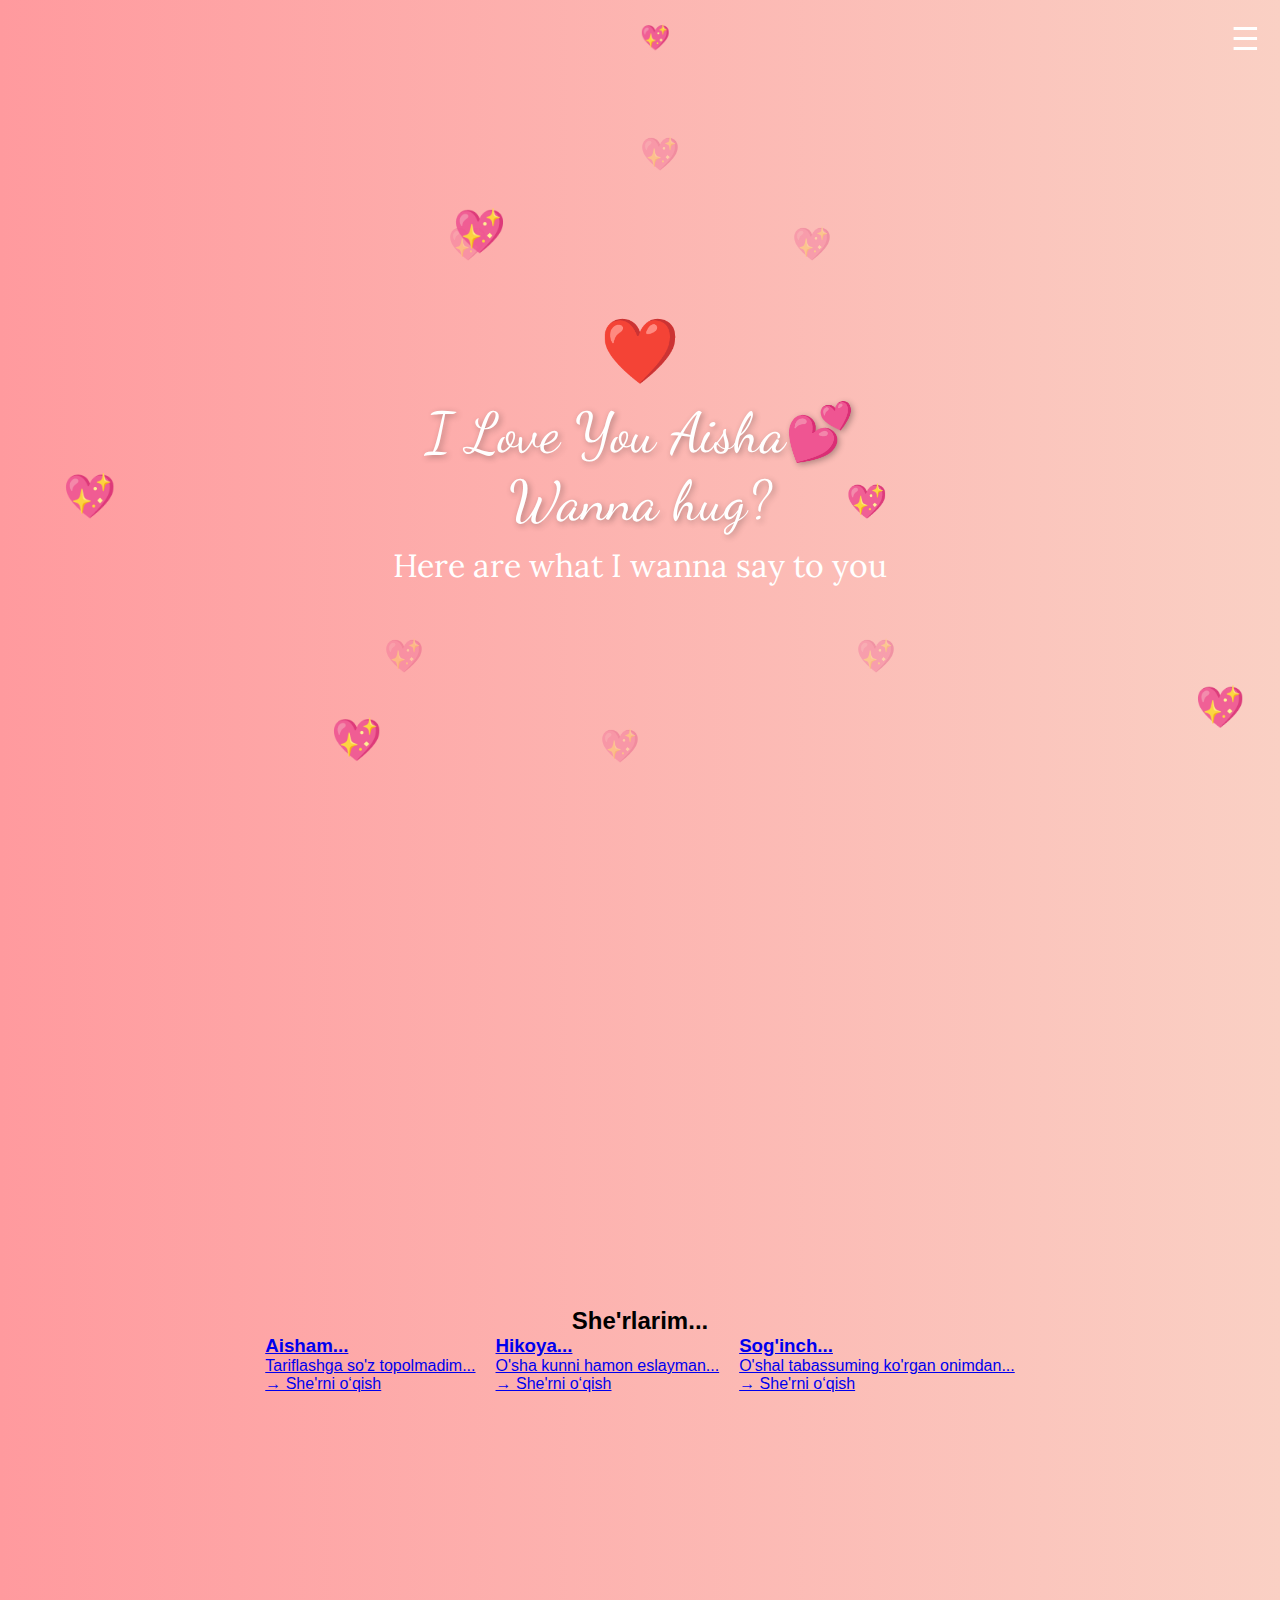
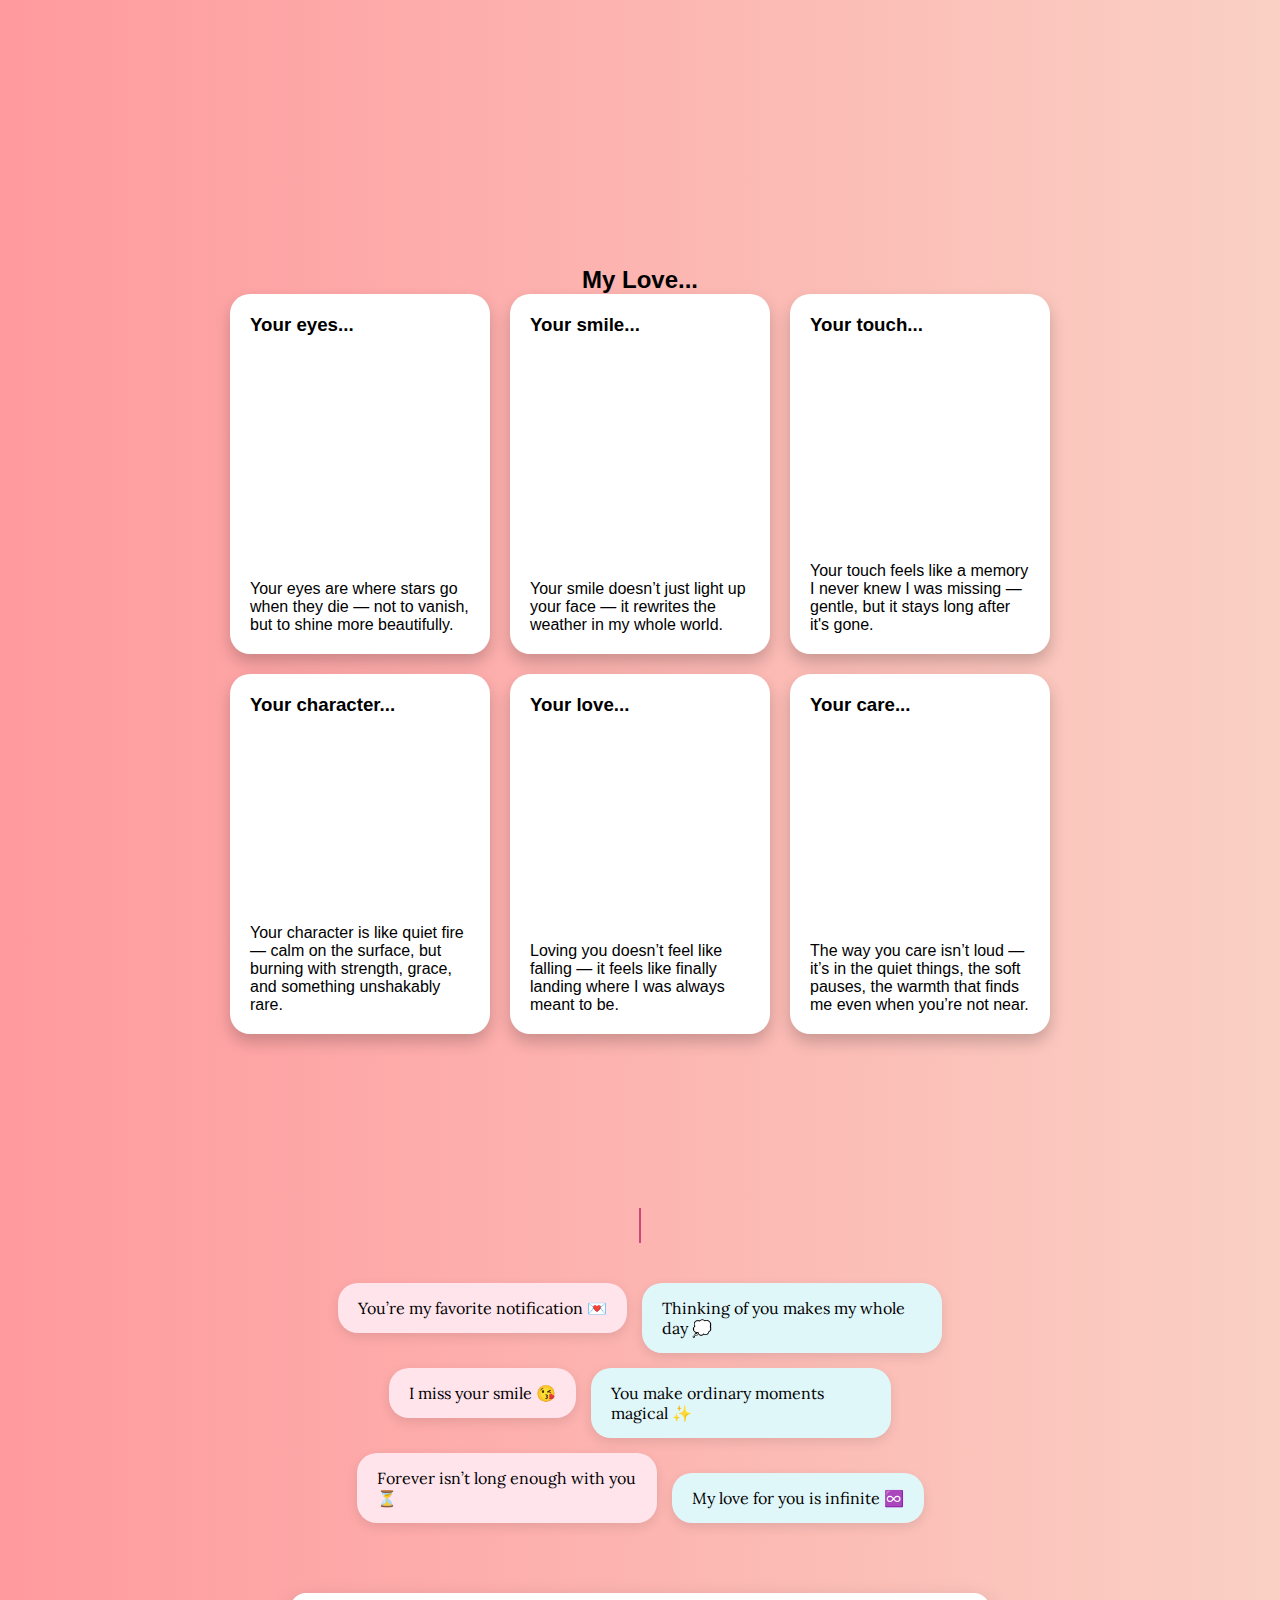
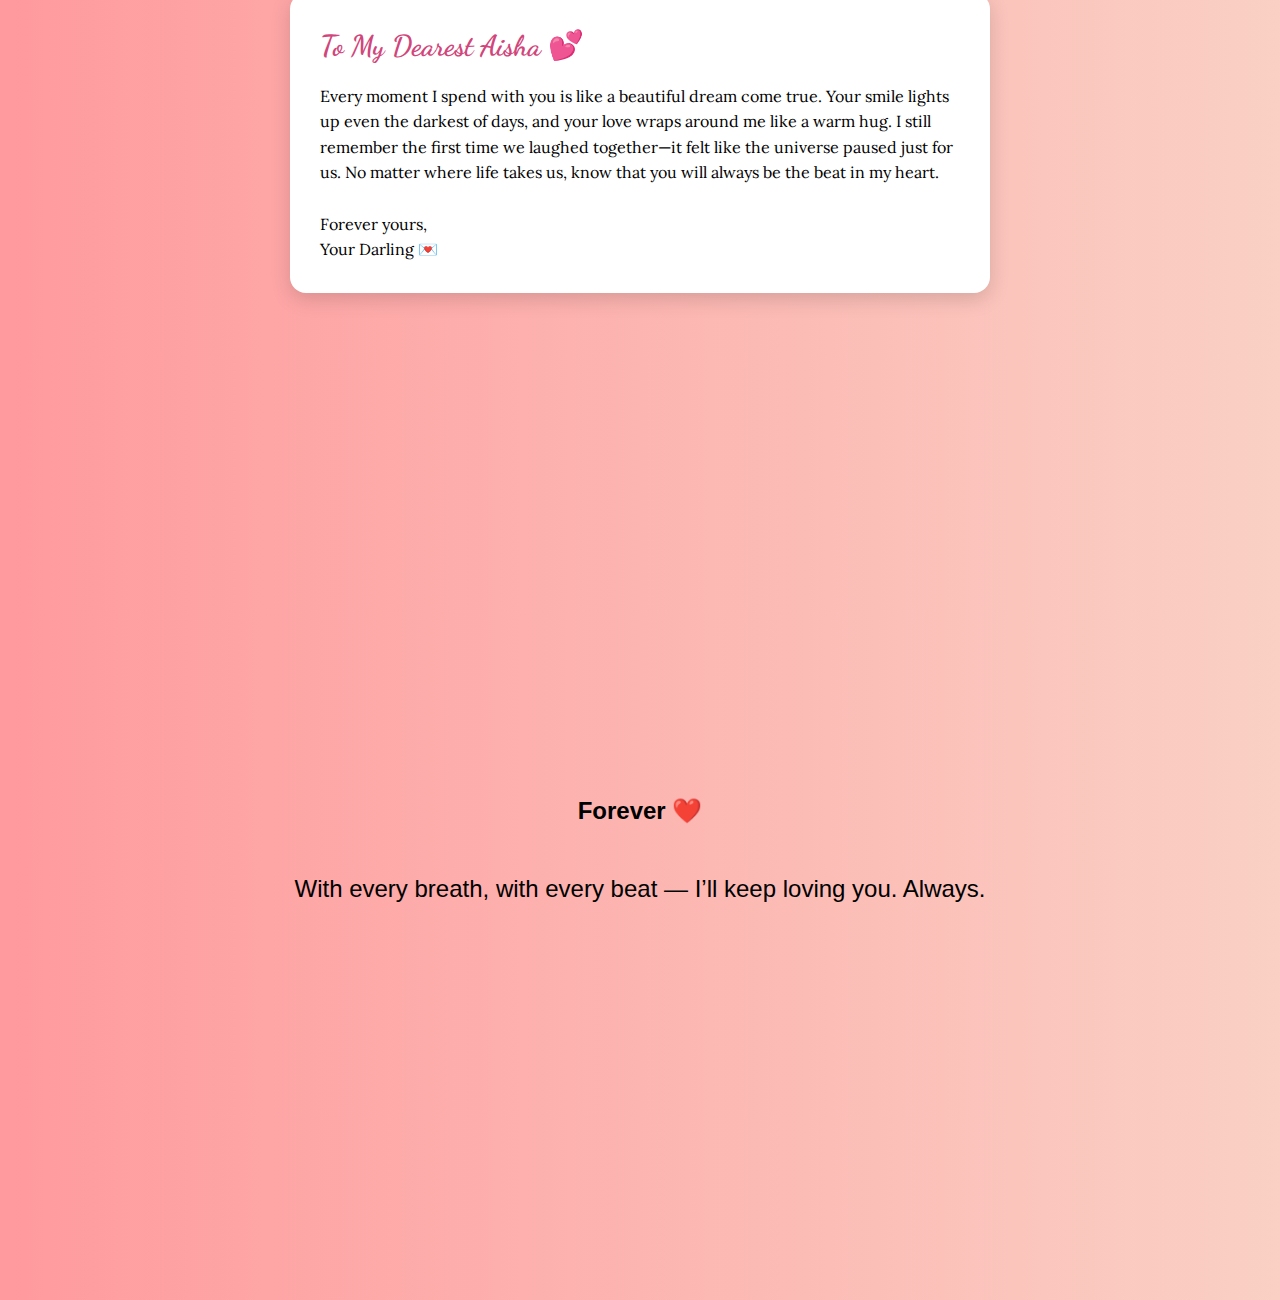
<file: index.html>
<!DOCTYPE html>
<html lang="en">
<head>
  <meta charset="UTF-8" />
  <meta name="viewport" content="width=device-width, initial-scale=1.0, maximum-scale=1.0, user-scalable=no">
  <title>Aishamga...</title>
  <link href="https://fonts.googleapis.com/css2?family=Dancing+Script&family=Lora&display=swap" rel="stylesheet">
  <link rel="stylesheet" href="styles.css" />
</head>
<body>

  <!-- Toggle Button -->
  <div class="menu-toggle" onclick="toggleSidebar()">☰</div>

  <!-- Sidebar -->
  <div class="sidebar" id="sidebar">
    <a href="#section1">Aishamga...</a>
    <a href="#section2-poems">She'rlarim...</a>
    <a href="#section3-memories">My Love...</a>
    <a href="msgs.html" target="_blank">Messeges</a>
    <a href="#section4-feelings">Feelings</a>
    <a href="#section5-forever">Forever</a>
  </div>

  <!-- Section 1: Main -->
  <section id="section1" class="section-page">
    <div class="heart-beat">❤️</div>
    <div class="main-message">I Love You Aisha💕 <br> Wanna hug?</div>
    <div class="sub-message" id="subtitle">Here are what I wanna say to you</div>
    <span class="glow-heart" style="top: 25%; left: 35%;">💖</span>
    <span class="glow-heart" style="top: 25%; right: 35%;">💖</span>
    <span class="glow-heart" style="bottom: 25%; left: 30%;">💖</span>
    <span class="glow-heart" style="bottom: 25%; right: 30%;">💖</span>
    <span class="glow-heart" style="top: 15%; left: 50%;">💖</span>
    <span class="glow-heart" style="bottom: 15%; right: 50%;">💖</span>
  </section>

  <!-- Section 2: Poems -->
  <section id="section2-poems" class="section-page">
    <h2>She'rlarim...</h2>
    <div class="card-container">
      <a href="poems.html" class="poem-card">
        <h3>Aisham...</h3>
        <p>Tariflashga so'z topolmadim...<br>→ She'rni o‘qish</p>
      </a>
      <a href="poems.html" class="poem-card">
        <h3>Hikoya...</h3>
        <p>O'sha kunni hamon eslayman...<br>→ She'rni o‘qish</p>
      </a>
      <a href="poems.html" class="poem-card">
        <h3>Sog'inch...</h3>
        <p>O'shal tabassuming ko'rgan onimdan...<br>→ She'rni o‘qish</p>
      </a>
     
    </div>
  </section>

  <!-- Section 3: My Love Memories -->
  <section id="section3-memories" class="section-page">
    <h2>My Love...</h2>
    <div class="card-container">
      <div class="memory-card">
        <h3>Your eyes...</h3>
        <p>Your eyes are where stars go when they die — not to vanish, but to shine more beautifully.</p>
      </div>
      <div class="memory-card">
        <h3>Your smile...</h3>
        <p>Your smile doesn’t just light up your face — it rewrites the weather in my whole world.</p>
      </div>
      <div class="memory-card">
        <h3>Your touch...</h3>
        <p>Your touch feels like a memory I never knew I was missing — gentle, but it stays long after it's gone.</p>
      </div>
      <div class="memory-card">
        <h3>Your character...</h3>
        <p>Your character is like quiet fire — calm on the surface, but burning with strength, grace, and something unshakably rare.</p>
      </div>
      <div class="memory-card">
        <h3>Your love...</h3>
        <p>Loving you doesn’t feel like falling — it feels like finally landing where I was always meant to be.</p>
      </div>
      <div class="memory-card">
        <h3>Your care...</h3>
        <p>The way you care isn’t loud — it’s in the quiet things, the soft pauses, the warmth that finds me even when you’re not near.</p>
      </div>
    </div>
  </section>

  <!-- Section 4: Feelings / Messages -->
  <section id="section4-feelings" class="section-page messages-section">
    <div class="typewriter-container">
      <p class="typewriter-text">You're the reason my heart beats stronger every day... 💓</p>
    </div>
    <div class="message-bubbles">
      <div class="bubble left">You’re my favorite notification 💌</div>
      <div class="bubble right">Thinking of you makes my whole day 💭</div>
      <div class="bubble left">I miss your smile 😘</div>
      <div class="bubble right">You make ordinary moments magical ✨</div>
      <div class="bubble left">Forever isn’t long enough with you ⏳</div>
      <div class="bubble right">My love for you is infinite ♾️</div>
    </div>
    <div class="love-letter">
      <h3>To My Dearest Aisha 💕</h3>
      <p>
        Every moment I spend with you is like a beautiful dream come true. Your smile lights up even the darkest of days, and your love wraps around me like a warm hug. 
        I still remember the first time we laughed together—it felt like the universe paused just for us. No matter where life takes us, know that you will always be the beat in my heart.
        <br/><br/>
        Forever yours,<br/>
        Your Darling 💌
      </p>
    </div>
  </section>

  <!-- Section 5: Forever / Ending -->
  <section id="section5-forever" class="section-page">
    <h2>Forever ❤️</h2>
    <p style="text-align:center; font-size: 1.5rem; margin-top: 50px;">
      With every breath, with every beat — I’ll keep loving you. Always.
    </p>
  </section>

  <!-- Background Music -->
  <audio id="bg-music" autoplay loop>
    <source src="https://cdn.pixabay.com/download/audio/2022/03/15/audio_596e7d1d6d.mp3?filename=romantic-piano-112973.mp3" type="audio/mpeg">
    Your browser does not support the audio element.
  </audio>

  <!-- JavaScript -->
  <script>
    const subtitles = [
      "You mean the world to me 🌎",
      "Forever yours, Yagonam 💍",
      "My heart beats for you, Janim 💓",
      "You are my sunshine, Go'zalim ☀️",
      "Every day with you is a gift, Hayotim 🎁",
      "I miss you every moment, Shirinim 💌"
    ];

    let index = 0;
    const subtitleBox = document.getElementById("subtitle");

    function updateSubtitle() {
      subtitleBox.style.opacity = 0;
      setTimeout(() => {
        subtitleBox.textContent = subtitles[index];
        subtitleBox.style.opacity = 1;
        index = (index + 1) % subtitles.length;
      }, 700);
    }

    setInterval(updateSubtitle, 2500);

    function createHeart() {
      const heart = document.createElement('div');
      heart.classList.add('heart');
      heart.textContent = '💖';
      heart.style.left = Math.random() * 100 + 'vw';
      heart.style.top = Math.random() * 100 + 'vh';
      heart.style.fontSize = (Math.random() * 20 + 24) + 'px';
      document.body.appendChild(heart);
      setTimeout(() => heart.remove(), 5000);
    }

    setInterval(createHeart, 120);

    function toggleSidebar() {
      document.getElementById('sidebar').classList.toggle('active');
    }

    const menuToggle = document.querySelector(".menu-toggle");
    const sidebar = document.querySelector(".sidebar");

    menuToggle.addEventListener("click", () => {
      sidebar.classList.toggle("open");
    });
  </script>

</body>
</html>
</file>
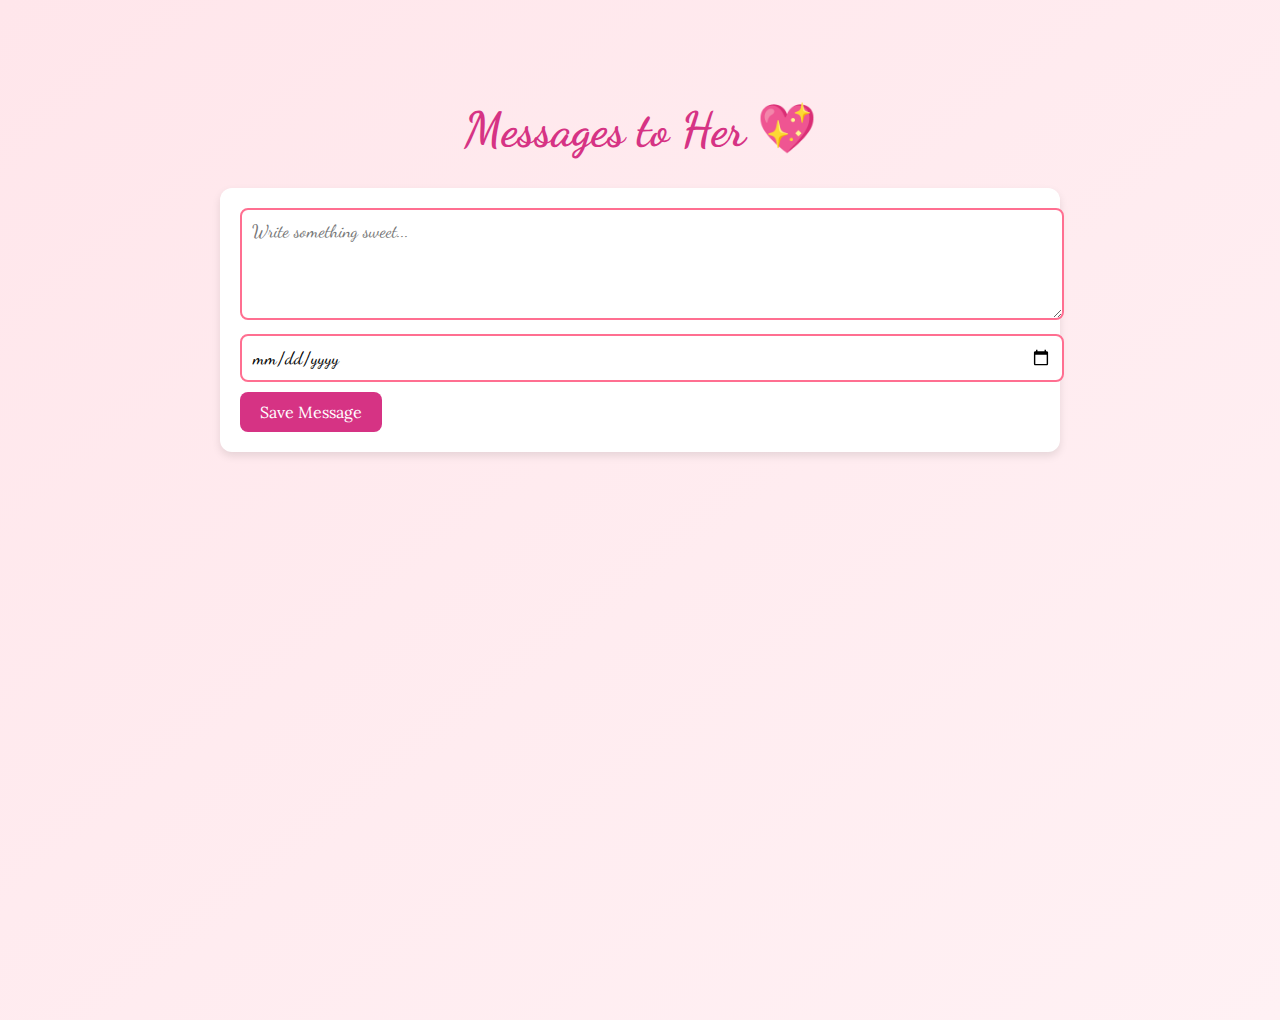
<file: msgs.html>
<!DOCTYPE html>
<html lang="en">
<head>
  <meta charset="UTF-8" />
  <meta name="viewport" content="width=device-width, initial-scale=1.0"/>
  <link rel="stylesheet" href="msgs.css">
  <title>Messages to Her</title>
  <link href="https://fonts.googleapis.com/css2?family=Indie+Flower&family=Quicksand:wght@400;600&display=swap" rel="stylesheet">
</head>
<body>

  <section class="diary-section">
    <h2 class="diary-title">Messages to Her 💖</h2>

    <div class="form-container">
      <textarea id="messageText" rows="4" placeholder="Write something sweet..."></textarea>
      <input type="date" id="messageDate" />
      <button onclick="saveMessage()">Save Message</button>
    </div>

    <div class="diary-container" id="diaryContainer"></div>
  </section>

  <script>
    // Load saved messages on page load
    window.onload = function() {
      displayAllMessages();
    };

    function saveMessage() {
      const text = document.getElementById('messageText').value.trim();
      const date = document.getElementById('messageDate').value || new Date().toISOString().split('T')[0];
      
      if (!text) return alert("Please write something!");

      const message = { text, date };

      const messages = JSON.parse(localStorage.getItem('messagesToHer')) || [];
      messages.push(message);
      localStorage.setItem('messagesToHer', JSON.stringify(messages));

      document.getElementById('messageText').value = '';
      document.getElementById('messageDate').value = '';

      displayAllMessages();
    }

    function displayAllMessages() {
      const container = document.getElementById('diaryContainer');
      container.innerHTML = ""; // Clear old entries
      const messages = JSON.parse(localStorage.getItem('messagesToHer')) || [];

      messages.slice().reverse().forEach((message, index) => {
        displayMessage(message, messages.length - 1 - index);
      });
    }

    function displayMessage({ text, date }, index) {
      const container = document.getElementById('diaryContainer');
      const entry = document.createElement('div');
      entry.className = 'diary-entry';
      entry.innerHTML = `
        <button class="delete-btn" onclick="deleteMessage(${index})">Delete</button>
        ${text.replace(/\n/g, '<br/>')}
        <div class="entry-date">${date}</div>
      `;
      container.appendChild(entry);
    }

    function deleteMessage(index) {
      const passcode = prompt("Enter the delete passcode:");
      if (passcode !== "@aisham") {
        alert("Incorrect passcode. Only the owner can delete messages.");
        return;
      }

      const messages = JSON.parse(localStorage.getItem('messagesToHer')) || [];
      messages.splice(index, 1);
      localStorage.setItem('messagesToHer', JSON.stringify(messages));
      displayAllMessages();
    }
  </script>

</body>
</html>
</file>
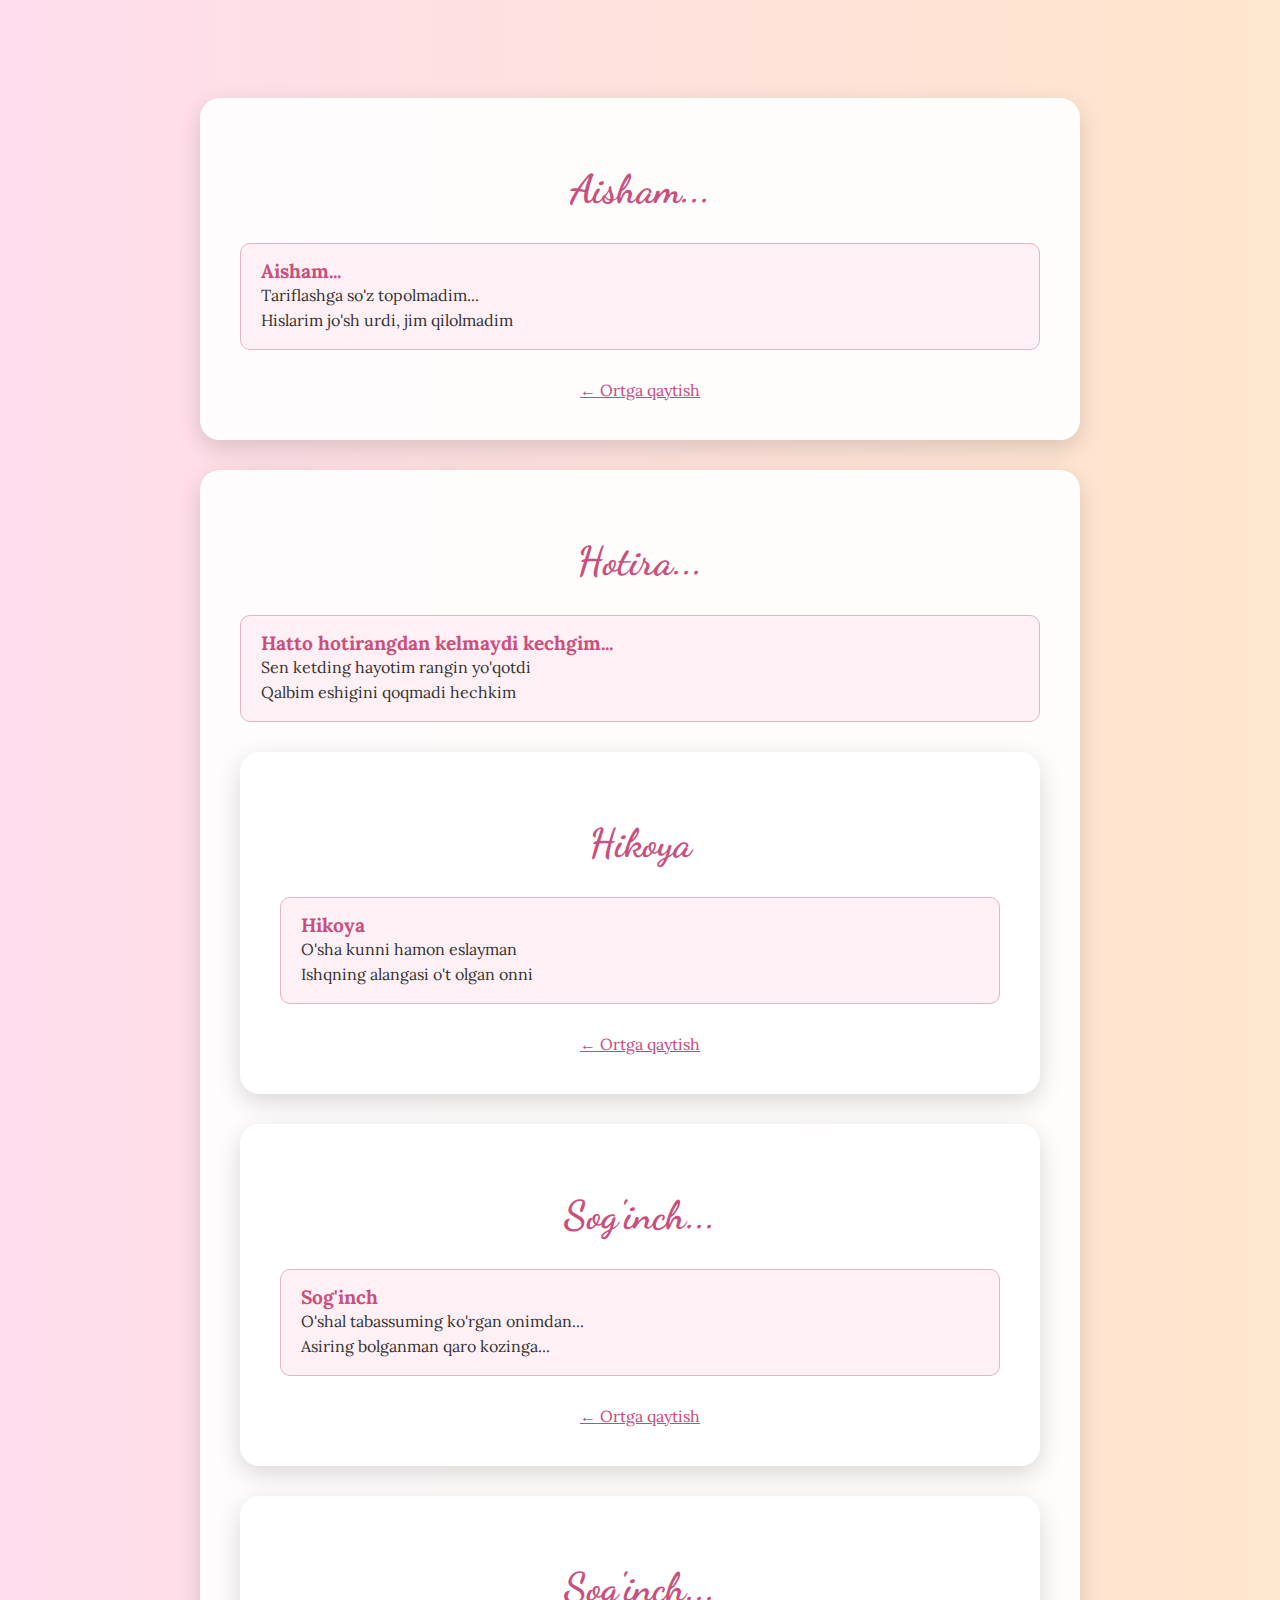
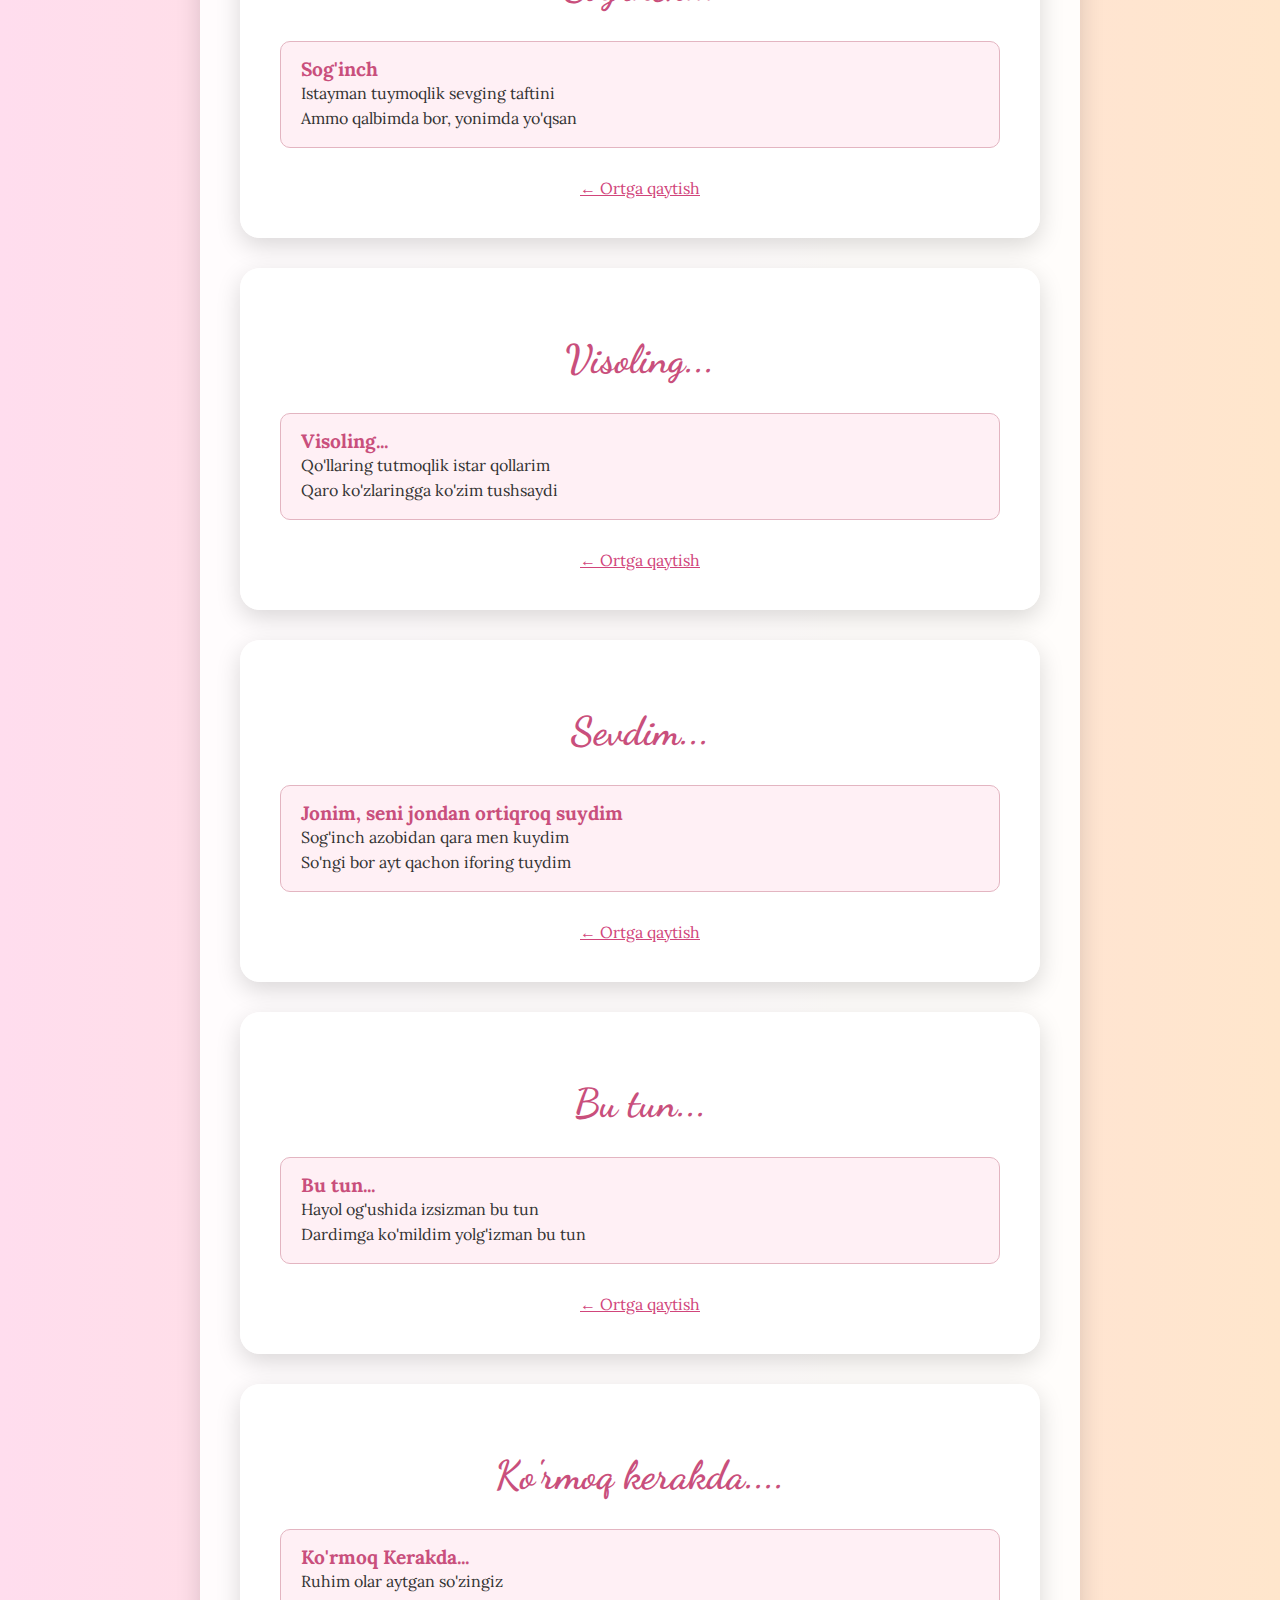
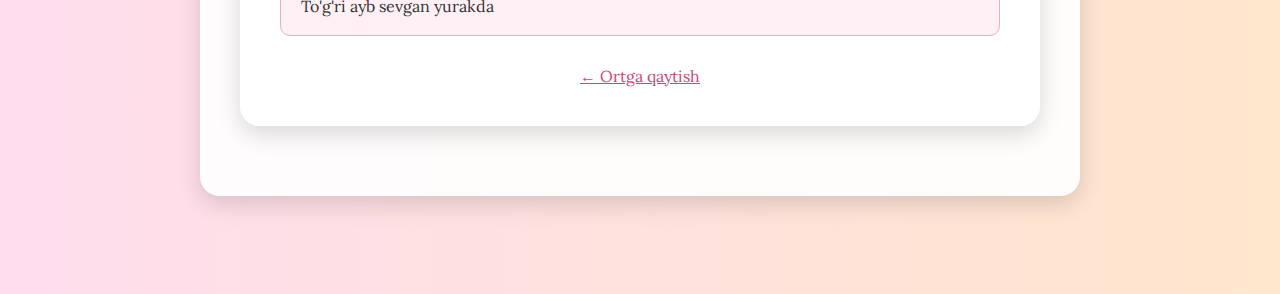
<file: poems.html>
<!DOCTYPE html>
<html lang="uz">
<head>
  <meta charset="UTF-8">
  <meta name="viewport" content="width=device-width, initial-scale=1.0">
  <title>Sevgi She’rlari</title>
  <link href="https://fonts.googleapis.com/css2?family=Dancing+Script&family=Lora&display=swap" rel="stylesheet">
  <link rel="stylesheet" href="poems.css">
</head>
<body>
     <div class="poem-container">
    <h1>Aisham...</h1>

    <div class="poem" onclick="togglePoem(this)">
      <div class="poem-title">Aisham...</div>
      <div class="poem-preview">Tariflashga so'z topolmadim...<br>Hislarim jo'sh urdi, jim qilolmadim
</div>
      <div class="poem-full">
Tariflashga so'z topolmadim...
Hislarim jo'sh urdi, jim qilolmadim
Bir bora surating ko'rganda ko'zim
Visoling istadim, lek yetolmadim...

Gul yuzing haqida so'zlamoq uchun...
Bir gulni topmadim, go'zalroq sendan...
Sevgida bu qadar yonaman nechun...
Ishon, oshig'ing yo'q, yaxshiroq mendan...

Yuzingni hattoki yeldan qizg'ondim
Chunki chiroyingi tasvirlab bo'lmas
Surating ko'rdimu, ishqda to'lgondim
Garchi men o'lsam ham, bu sevgim o'lmas...

Ko'zlaring haqida gap ketganida...
Hechkim bilolmaydi holimni meni...
Chunki eng sodiq oshig'ing menman...
Chunki men uchun eng go'zal sensan...

Izladim tubini ko'zing dengizin
Ahr bunchalar ham manoli ko'zlar
Har narsa isbotlar, o'zing tengsizim
Mayin, maftunkor va mazmunli so'zlar...

Ko'zlarim tushmaydi o'zga ko'zlarga
Sababki asirman ko'zing qariga...
Tinglash istamasman o'zga so'zlarga
Sevgim sabab qalbim ko'ngan bariga...

Sen aslo so'rama "-Nega sevdingiz?"
Sababli sevgi bu chin ishq bo'lmaydi
Besabab firoqda yonmoqda ko'ngil
Aytdimku, o'lsam ham, sevgim o'lmaydi...
      </div>
    </div>

    <a href="index.html" class="back-link">← Ortga qaytish</a>
  </div>
    <div class="poem-container">
    <h1>Hotira...</h1>

   <div class="poem" onclick="togglePoem(this)">
      <div class="poem-title">Hatto hotirangdan kelmaydi kechgim...</div>
      <div class="poem-preview">Sen ketding hayotim rangin yo'qotdi<br>Qalbim eshigini qoqmadi hechkim</div>
      <div class="poem-full">
Sen ketding hayotim rangin yo'qotdi
Qalbim eshigini qoqmadi hechkim
Sensiz qalb huvillab muzladi, qotdi
Hatto hotirangdan kelmaydi kechgim

Har doim qiynardi birgina savol
Nega ketmoqliging oldin aytmading
So'ngi bor boshqacha qarab jilmayib
Quvonchla kuzattim, ammo qaytmading

Ahr qiyinmidi rostini aytmoq
Nega sir saqlading so'ngi ongacha
Imkonin topmading sen ortga qaytmoq
Kecha sensizlikda yondim tongacha

Agar bilganimda bemorligingni
Bunchalar g'aflatda qolmasdim gulim
Tunda og'riqlardan bedorligingni
O'ylasam yashamoq istamas dilim

Baribr bildimku nelar bo'lganin
Ko'zyoshla aytishdi titroqda barin
Aytishdi eng go'zal gulim so'lgani
Shunda bo'shliq bosdi yuragim qarin

Agar bilganimda bunday bo'lishin
Hayoting mehrga to'ldirmasmidim
Narsis gullaridek tezda so'lishing
Bilganimda balki so'ndirmasmidim

Qaniydi kelmasa umring oxiri
Sendan so'ng qalbimda hechkim bo'lmadi
Sensiz qurib ketti sevgim sohili
Sen o'lding lek qalbda sevgim o'lmadi

Senga qizil gullar yoqardi gulim...
Qara barchasini yodimga soldim
Yolgizlik qiynaydi sensizdir dilim
Nihoyat sen sevgan inson bo'loldim
Qabringga qo'ymoqqa atirgul oldim...
      </div>
    </div>

    

  <div class="poem-container">
    <h1>Hikoya</h1>

    <div class="poem" onclick="togglePoem(this)">
      <div class="poem-title">Hikoya</div>
      <div class="poem-preview">O'sha kunni hamon eslayman<br>Ishqning alangasi o't olgan onni
</div>
      <div class="poem-full">
--- Meeting ---

O'sha kunni hamon eslayman
Ishqning alangasi o't olgan onni
Ismingni eshitsam hamon titrayman
Huddiki qarashla olasan jonni

Eslayman ko'rganim birinchi marta
Ohista kelarding hayollar surib
Ruhimni jonimdan uzgansan sharta
Ham muzlab, yonganman joyimda turib

Bo'lgandim asiri shirin so'zlaring
Hayollar chalkashib o'zligim bilmay
Shunchalar go'zalmu qaro ko'zlaring
Yuragim sen deya so'zlardi tinmay

O'shanda sen menga birgina boqding
Tariflay olmayman tuygan hissimni
Birgina qarashla yuragim yoqding
Huddiki eritib toshday jisimni

Keyin o'tib ketding yonimdan asta
Titragan tanamni jim qilolmadim
Shu onda aylading sen meni hasta
Har qancha urundim lekn yurolmadim
Ortga qaradim-u lek topolmadim...

Biroq so'ng ko'rmadim ancha vaqt seni
Qidirdim, izladim lek topolmadim
Savollar qiynardi to'xtamay meni
Qalbimning eshigin hech yopolmadim

Tuyg'ular kuchaydi vaqt o'tgan sayin
Huddiki bu yurak emas meniki
Istardm tinglamoq ovozing mayin
Kelsang gar qalbimning qasri seniki

--- Dates ---

Uzoq vaqtlardan so'ng nihoyat ko'rdim
Shu lahza sevgiga va baxtga to'ldim 
Birdan menga qarab so'zlagan chog'ing
Bo'ldi tamomila seniki bo'ldim

Shundan so'ng boshlandi eng go'zal onlar
Huddiki qiziqmas vaqtdagi sonlar
Har safar sen bilan gaplashganimda
Hech kerak bolmasdi o'zga insonlar

Har safar sen bilan uchrashganimda
Ko'zlarim olmasdim nafis yuzingdan
Sen kulib boladek so'zlaganingda
Men sarmast bo'lar edim aytgan so'zingdan

--- Departure ---

Afsuski hislarim tasvirlolmayman
Juda go'zal edi, unutolmayman
Baxtli bolmasmiding men bilan gulim
Nega ketganingni hech tushunolmayman

Eslayman so'ngi bor ko'zimga qarab
Qaytmasman deb yurakka hanjaring sanchding
Men qoldim titroqla sababin so'rab
Sen bo'lsa yuragim ayovsiz yanchding

Ha hamon eslayman qanday yonganim
Ortingdan qo'llarim uzatganimni
Hech narsa deyolmay toshdek qolganim
Jimgina ketishing kuzatganimni

Sen ham his qildingmi nelar bo'lganin
So'zlaring ostida manoni tushunib
Ketgan oningdayoq o'lib bo'lganim
Ahir tugatdingku yuragim tilib

Ketar chog'ing aytgan so'zlaring
Yoshlaring tushardi yuzingdan asta
Alamdan yig'lardi qaro ko'zlaring
Qo'limda qolgandi gullarim dasta

Bilaman sen ham qiynalding ancha
Va lekn jilmayding menga baxt tilab
Hotiralar bor ayt ahr qancha
Sen kunduz kularding, tunlari yig'lab

--- End ---

Senga qizil gullar yoqardi gulim...
Qara barchasini yodimga soldim
Yolgizlik qiynaydi sensizdir dilim
Nihoyat sen sevgan inson bo'loldim
Qabringga qo'ymoqqa atirgul oldim...
      </div>
    </div>

    <a href="index.html" class="back-link">← Ortga qaytish</a>
  </div>

  <div class="poem-container">
    <h1>Sog'inch...</h1>

    <div class="poem" onclick="togglePoem(this)">
      <div class="poem-title">Sog'inch</div>
      <div class="poem-preview">O'shal tabassuming ko'rgan onimdan...<br>Asiring bolganman qaro kozinga...</div>
      <div class="poem-full">
O'shal tabassuming ko'rgan onimdan
Asiring bolganman qaro kozinga
Ishqning alangasi o'tdi jonimdan
Hozirchi muhtojman har bir so'zingga

Bunchalar oqko'ngil, hushro'y bo'lma-da
Jamoling tengsizdir oydek misoli
Gulyuzing naqadar tariflash mushkul
Huddiki o'zingsan baxtning timsoli

Bazida sherlarim o'zimga yoqmas
Chunki yashayabsan qalb makonimda
Bu nochor asiring o'zgaga boqmas
Shunchaki istayman bo'lgin yonimda
      </div>
    </div>

    <a href="index.html" class="back-link">← Ortga qaytish</a>
  </div>
 
  <div class="poem-container">
    <h1>Sog'inch...</h1>

    <div class="poem" onclick="togglePoem(this)">
      <div class="poem-title">Sog'inch</div>
      <div class="poem-preview">Istayman tuymoqlik sevging taftini<br>Ammo qalbimda bor, yonimda yo'qsan</div>
      <div class="poem-full">
Istayman tuymoqlik sevging taftini
Ammo qalbimda bor, yonimda yo'qsan
Qolmoqlik istayman ko'zing qarida
Hayolim sen bilan, ammo sen yo'qsan...

Qalbim taskin topmoq istar sen bilan
Ne qilishin bilmas sog'inch o'tganda
Qolmoq istamasmi qalbin men bilan...
Dard bilan yuragim kecha kutgandi...
      </div>
    </div>

    <a href="index.html" class="back-link">← Ortga qaytish</a>
  </div>
  
  <div class="poem-container">
    <h1>Visoling...</h1>

    <div class="poem" onclick="togglePoem(this)">
      <div class="poem-title">Visoling...</div>
      <div class="poem-preview">Qo'llaring tutmoqlik istar qollarim<br>Qaro ko'zlaringga ko'zim tushsaydi</div>
      <div class="poem-full">
Qo'llaring tutmoqlik istar qollarim
Qaro ko'zlaringga ko'zim tushsaydi
Qaniydi sen tomon eltsa yo'llarim
Go'zal visolingni ruhim qumsaydi

O'tgan gal korgandim ko'zlaring mehri
Ichimda hislarni tutib turolmay
Meni o'rab oldi sevgining sehri
Sendan o'zgasini qoldim ko'rolmay

Qolimdan ushlagan oningda meni
Ozligim bilmadim, aqlim yo'qotdim
Shundan buyon quchmoq istarman seni
Izlagan sevgimni men sendan topdim

Hayotim rangin yo'qotdi, kelgin
Qalbim eshigini qoqmadi hechkim 
Sensiz qalb muzlagan nigohingga zor 
Qalbimda yasharsan malikalardek 
Faqat yonimda bo'l ey go'zal dildor
      </div>
    </div>

    <a href="index.html" class="back-link">← Ortga qaytish</a>
  </div>
 
  <div class="poem-container">
    <h1>Sevdim...</h1>

    <div class="poem" onclick="togglePoem(this)">
      <div class="poem-title">Jonim, seni jondan ortiqroq suydim</div>
      <div class="poem-preview">Sog'inch azobidan qara men kuydim<br>So'ngi bor ayt qachon iforing tuydim</div>
      <div class="poem-full">
Sog'inch azobidan qara men kuydim
So'ngi bor ayt qachon iforing tuydim
Sevgingdan telba qalb isming takrorlab
Jonim, seni jondan ortiqroq suydim

Qaniyda eltsayu yo'llar sen tomon
Bugun visolingni qumsadim yomon
Qaro ko'zlaringga bir bor boqsaydim
O'zim kul bo'lmasdim, rangim-chi somon

Qalbimda hislarim yoqar jonimni
Ahir hayolimni hech tark etmading
Bir bor kormoqlikka bergum borimni
Yonimdan kettingu, mendan ketmading

Qo'llaring tutmoqlik istar qollarim
Qaro ko'zlaringga ko'zim tushsaydi
Qaniydi sen tomon eltsa yo'llarim
Go'zal visolingni ruhim qumsaydi

O'tgan gal korgandim ko'zlaring mehri
Ichimda hislarni tutib turolmay
Meni o'rab oldi sevgining sehri
Sendan o'zgasini qoldim ko'rolmay

Qolimdan ushlagan oningda meni
Ozligim bilmadim, aqlim yo'qotdim
Shundan buyon quchmoq istarman seni
Izlagan sevgimni men sendan topdim
      </div>
    </div>

    <a href="index.html" class="back-link">← Ortga qaytish</a>
  </div>

   <div class="poem-container">
    <h1>Bu tun...</h1>

    <div class="poem" onclick="togglePoem(this)">
      <div class="poem-title">Bu tun...</div>
      <div class="poem-preview">Hayol og'ushida izsizman bu tun<br>Dardimga ko'mildim yolg'izman bu tun</div>
      <div class="poem-full">
Hayol og'ushida izsizman bu tun
Dardimga ko'mildim yolg'izman bu tun
Ko'zlarim intizor yo'lingga boqdi
Ammo sen kelmading, sensizman bu tun

Baridan charchadim, sog'inchda yondim
Visoling istadim, kunlar to'lg'ondim
Meni ham sog'inib kutdingmi balki
Lek aslo kelmading, sensizman bu tun

Ko'rmoqlik istadim humor ko'zlaring
Tayyorman kezishga minglab chaqirim
Eshitmoq istadim mayin so'zlaring
Oshig'ing yol'gizdir, sensizman bu tun

Dardlarim aytsaydim qo'lingdan tutib
Senga suyansaydim bir bora bugun
Men senla qolsaydim barin unutib
Dardimla xonamda, yolg'izman bu tun
      </div>
    </div>

    <a href="index.html" class="back-link">← Ortga qaytish</a>
  </div>

  
  <div class="poem-container">
    <h1>Ko'rmoq kerakda....</h1>

   <div class="poem" onclick="togglePoem(this)">
      <div class="poem-title">Ko'rmoq Kerakda...</div>
      <div class="poem-preview">Ruhim olar aytgan so'zingiz<br>To'g'ri ayb sevgan yurakda</div>
      <div class="poem-full">
Ruhim olar aytgan so'zingiz
To'g'ri ayb sevgan yurakda
Xumor tutar qaro kozingiz
Netay ahir ko'rmoq kerakda...

Hayotim tutqazsam nafis qo'lingga
Meni ham o'zingday asrolarmiding
Jonimni to'shasam yugan yo'lingga
Sen ham sevdim deya takrorlarmiding

So'zlaring bolini istasam tatmoq
Balki rahm qilib so'zlarsan jonim
Senga osonmidi ishqim tutatmoq
Seningla aqlimdan ketdi hayolim

Jonim degan so'zing olar jonimni
Bunchalar tovlanma, yagonam, gulim
Tutib turolmayman hayajonimni
Bag'rimga bossamda, desam 'sevgilim'

Sog'inching o'tida to'lg'ondim yondim
Ne qilay ko'rmoqlik istaydi dilim
Hatto nafasingni yeldan qizg'ondim
Qulog'inga sevdim deb aytsaydi tilim🌚
      </div>
    </div>


    
    <a href="index.html" class="back-link">← Ortga qaytish</a>
  </div>


  
  <script>
    function togglePoem(el) {
      const full = el.querySelector(".poem-full");
      full.style.display = full.style.display === "block" ? "none" : "block";
    }
  </script>
</body>
</html>
</file>
<file: msgs.css>
@import url('https://fonts.googleapis.com/css2?family=Dancing+Script&family=Lora&display=swap');

body {
  margin: 0;
  background: #fffafc;
  font-family: 'Lora', serif;
  color: #333;
}

.diary-section {
  padding: 60px 20px;
  background: linear-gradient(to bottom right, #ffe6eb, #fff1f4);
  min-height: 100vh;
}

.diary-title {
  text-align: center;
  font-family: 'Dancing Script', cursive;
  font-size: 48px;
  color: #d63384;
  margin-bottom: 30px;
}

.form-container {
  max-width: 800px;
  margin: 0 auto 40px;
  background: #fff;
  padding: 20px;
  border-radius: 12px;
  box-shadow: 0 4px 8px rgba(0,0,0,0.1);
}

textarea,
input[type="date"] {
  width: 100%;
  padding: 10px;
  font-family: 'Dancing Script', cursive;
  font-size: 18px;
  margin-bottom: 10px;
  border: 2px solid #ff6f91;
  border-radius: 8px;
  resize: vertical;
}

button {
  padding: 10px 20px;
  background: #d63384;
  color: #fff;
  border: none;
  font-size: 16px;
  border-radius: 8px;
  cursor: pointer;
  font-family: 'Lora', serif;
}

button:hover {
  background: #c2186a;
}

.diary-container {
  max-width: 800px;
  margin: 0 auto;
  display: flex;
  flex-direction: column;
  gap: 20px;
}

.diary-entry {
  background: #fff;
  border-left: 6px solid #ff6f91;
  box-shadow: 0 4px 8px rgba(0,0,0,0.1);
  padding: 20px 25px;
  border-radius: 12px;
  font-family: 'Dancing Script', cursive;
  font-size: 20px;
  line-height: 1.6;
  position: relative;
}

.entry-date {
  font-size: 14px;
  color: #999;
  text-align: right;
  margin-top: 10px;
}

.delete-btn {
  position: absolute;
  top: 10px;
  right: 15px;
  background-color: #ff4d4d;
  color: white;
  border: none;
  padding: 5px 10px;
  font-size: 14px;
  border-radius: 6px;
  cursor: pointer;
  font-family: 'Lora', serif;
}

.delete-btn:hover {
  background-color: #e60000;
}
</file>
<file: poems.css>
/* poems.css */
body {
  font-family: 'Lora', serif;
  background: linear-gradient(to right, #ffddee, #ffe6cc);
  padding: 60px 20px;
  color: #333;
}
html {
  scroll-behavior: smooth;
}


.poem-container {
  max-width: 800px;
  background: rgba(255,255,255,0.9);
  margin: 30px auto; /* <-- space between containers */
  padding: 40px;
  border-radius: 20px;
  box-shadow: 0 8px 24px rgba(0,0,0,0.15);
}

h1 {
  font-family: 'Dancing Script', cursive;
  text-align: center;
  color: #c94f7c;
  font-size: 2.5rem;
  margin-bottom: 30px;
}

.poem {
  margin-bottom: 20px;
  cursor: pointer;
  border: 1px solid #e3b5c1;
  border-radius: 10px;
  padding: 15px 20px;
  background-color: #fff0f5;
  transition: background-color 0.3s;
}

.poem:hover {
  background-color: #fff2f6;
}

.poem-title {
  font-weight: bold;
  color: #c94f7c;
  font-size: 1.2rem;
}

.poem-preview,
.poem-full {
  font-size: 1rem;
  line-height: 1.6;
  white-space: pre-line;
}

.poem-full {
  display: none;
  margin-top: 10px;
}

a.back-link {
  display: block;
  text-align: center;
  margin-top: 30px;
  font-size: 1rem;
  color: #d1457b;
  text-decoration: underline;
}
</file>
<file: styles.css>
/* General Reset */
* {
  box-sizing: border-box;
  margin: 0;
  padding: 0;
}

/* Body */
body {
  font-family: 'Roboto', sans-serif;
  background: linear-gradient(to right, #ff9a9e, #fad0c4);
  overflow-x: hidden;
}

html {
  scroll-behavior: smooth;
}


/* Sections */
.section-page {
  height: 100vh;
  width: 100%;
  padding: 60px 20px;
  display: flex;
  flex-direction: column;
  justify-content: center;
  align-items: center;
  scroll-snap-align: start;
  position: relative;
}

/* Section 1 content */
.heart-beat {
  font-size: 4rem;
  color: red;
  animation: beat 1s infinite;
  z-index: 2;
  margin-bottom: 10px;
}

@keyframes beat {
  0%, 100% { transform: scale(1); }
  25% { transform: scale(1.3); }
  50% { transform: scale(1); }
  75% { transform: scale(1.2); }
}

.main-message {
  font-family: 'Dancing Script', cursive;
  font-size: 3.5rem;
  color: white;
  text-shadow: 2px 2px 6px rgba(0,0,0,0.3);
  z-index: 2;
  text-align: center;
}

.sub-message {
  font-family: 'Lora', serif;
  font-size: 2rem;
  color: white;
  margin-top: 10px;
  opacity: 1;
  transition: opacity 1s ease-in-out;
  z-index: 2;
}

/* Glowing Hearts */
.glow-heart {
  position: absolute;
  font-size: 2rem;
  animation: shine 2s infinite ease-in-out alternate;
  color: #ff4d88;
  opacity: 0.3;
  pointer-events: none;
}

@keyframes shine {
  from { opacity: 0.2; transform: scale(1); }
  to { opacity: 0.3; transform: scale(1.3); }
}

/* Floating hearts */
.heart {
  position: absolute;
  font-size: 2.5rem;
  color: #ff3366;
  animation: floatUp 5s linear forwards;
  pointer-events: none;
  opacity: 0.9;
}

@keyframes floatUp {
  0% { transform: translateY(0) scale(1); opacity: 1; }
  100% { transform: translateY(-120vh) scale(1.5); opacity: 0; }
}

/* Sidebar */
.sidebar {
  position: fixed;
  top: 0;
  right: -250px;
  height: 100%;
  width: 250px;
  background-color: rgba(180, 92, 114, 0.95);
  padding-top: 60px;
  display: flex;
  flex-direction: column;
  align-items: center;
  transition: right 0.3s ease;
  z-index: 1000;
}

.sidebar.open {
  right: 0;
}

.menu-toggle {
  position: fixed;
  top: 20px;
  right: 20px;
  font-size: 2rem;
  color: white;
  cursor: pointer;
  z-index: 1001;
}

/* Sidebar links */
.sidebar a {
  color: white;
  text-decoration: none;
  font-family: 'Lora', serif;
  font-size: 1.2rem;
  margin: 20px 0;
  transition: transform 0.3s;
}

.sidebar a:hover {
  transform: scale(1.2);
  color: #fff;
}
/* Limit card container width and ensure 3x2 layout on desktop----------------------------- */
.card-container {
  max-width: 900px;
  display: flex;
  flex-wrap: wrap;
  justify-content: center;
  gap: 20px;
}

/* Memory Card */
.memory-card {
  background: white;
  border-radius: 20px;
  box-shadow: 0 8px 16px rgba(0,0,0,0.2);
  padding: 20px;
  width: 260px;
  height: 360px;
  display: flex;
  flex-direction: column;
  justify-content: space-between;
  transition: transform 0.3s ease, box-shadow 0.3s ease;
}

#section2 h2 {
  font-size: 2.3rem;
  margin-bottom: 50px;
  font-family: 'Dancing Script', cursive;
}

/* Section 3 - --------------------------------------------- Styling */
#section3 {
  margin-top: 70px; /* extra gap from Section 2 */
  
}


#section3 {
  background: linear-gradient(to bottom, #fdfbfb, #ebedee);
  color: #333;
  display: flex;
  flex-direction: column;
  align-items: center;
  padding: 80px 20px 60px;
  min-height: 100vh;
  text-align: center;
}

/* Typewriter Text */
.typewriter-container {
  margin-bottom: 40px;
}

.typewriter-text {
  font-family: 'Dancing Script', cursive;
  font-size: 1.8rem;
  border-right: 2px solid #d1457b;
  white-space: nowrap;
  overflow: hidden;
  width: 0;
  animation: typing 4s steps(50, end) forwards, blink 0.7s infinite;
  color: #d1457b;
}

@keyframes typing {
  from { width: 0 }
  to { width: 100% }
}
@keyframes blink {
  0%, 100% { border-color: transparent }
  50% { border-color: #d1457b }
}

/* Message Bubbles */
.message-bubbles {
  display: flex;
  flex-wrap: wrap;
  justify-content: center;
  gap: 15px;
  max-width: 800px;
  margin-bottom: 50px;
}

.bubble {
  max-width: 300px;
  padding: 15px 20px;
  border-radius: 20px;
  font-size: 1rem;
  background-color: #fff;
  box-shadow: 0 4px 12px rgba(0,0,0,0.1);
  position: relative;
  font-family: 'Lora', serif;
}

.bubble.left {
  align-self: flex-start;
  background-color: #ffe4ec;
}

.bubble.right {
  align-self: flex-end;
  background-color: #e0f7fa;
}

/* Love Letter */
.love-letter {
  max-width: 700px;
  padding: 30px;
  background-color: white;
  border-radius: 16px;
  box-shadow: 0 6px 20px rgba(0,0,0,0.15);
  font-family: 'Lora', serif;
  line-height: 1.6;
  text-align: left;
  margin-top: 20px;
  overflow-y: auto;
  max-height: 300px;
}

.love-letter h3 {
  font-family: 'Dancing Script', cursive;
  color: #d1457b;
  font-size: 1.8rem;
  margin-bottom: 15px;
}

/* Responsive Adjustments */
@media (max-width: 600px) {
  .typewriter-text {
    font-size: 1.2rem;
  }
  .bubble {
    font-size: 0.9rem;
    max-width: 90%;
  }
  .love-letter {
    font-size: 0.95rem;
    padding: 20px;
  }
}

/* Responsive ---------------------------------------- Mobile 1 column, Tablet 2 columns */
@media (max-width: 1024px) {
  .card-container {
    max-width: 600px;
  }

  .memory-card {
    width: 45%;
  }
}

@media (max-width: 768px) {
  .memory-card {
    width: 90%;
    height: auto;
  }
}

/* Responsive */
@media (max-width: 600px) {
  .main-message {
    font-size: 2.2rem;
  }
  .sub-message {
    font-size: 1rem;
  }
  .heart-beat {
    font-size: 2.5rem;
  }
}
</file>
